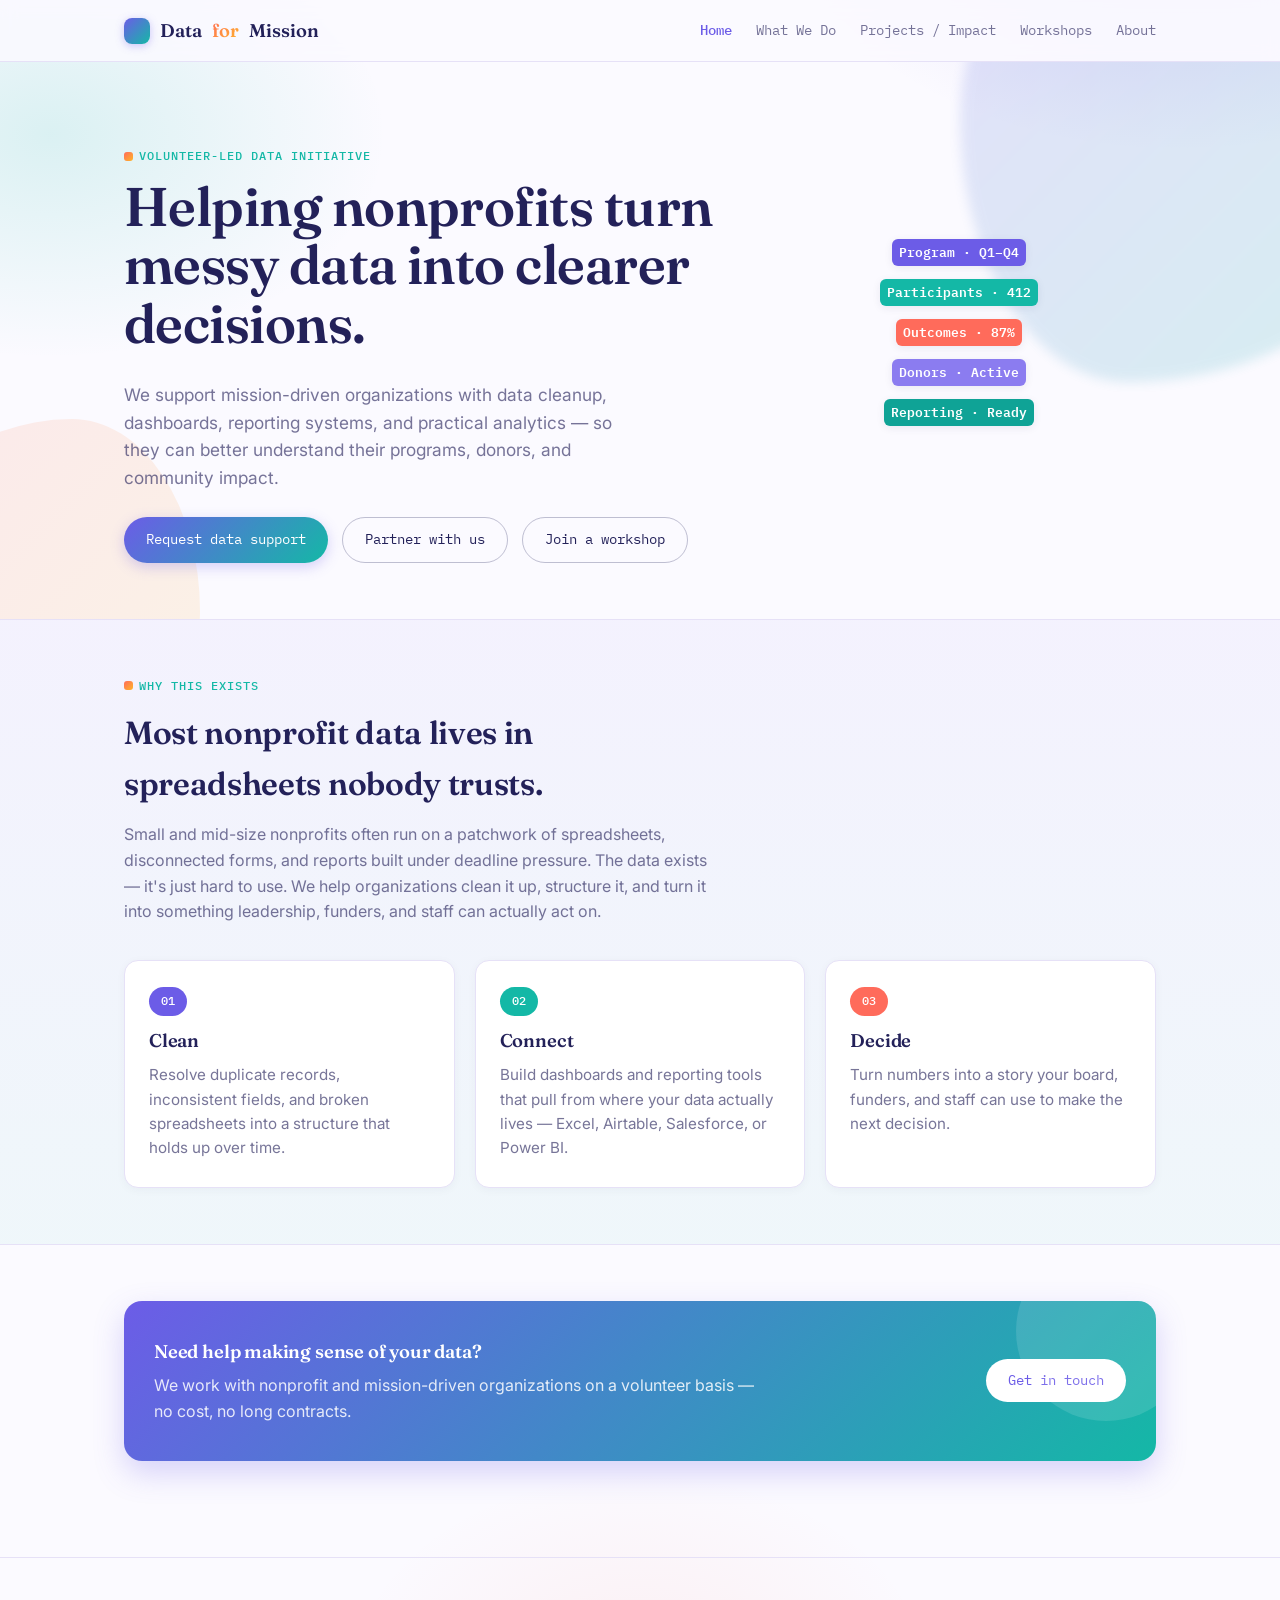
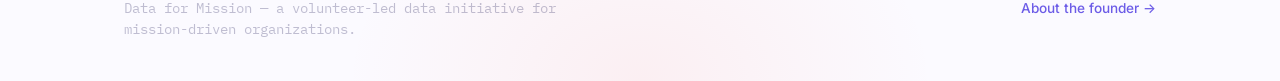
<file: index.html>
<!doctype html>
<html lang="en">
<head>
<meta charset="UTF-8">
<meta name="viewport" content="width=device-width, initial-scale=1">
<title>Data for Mission — Helping nonprofits turn messy data into clearer decisions</title>
<link rel="stylesheet" href="style.css">
</head>
<body>

<header class="site">
  <nav class="nav">
    <div class="brand">Data <span>for</span> Mission</div>
    <button class="navtoggle" aria-label="Toggle menu" onclick="document.querySelector('.navlinks').classList.toggle('open')">menu</button>
    <div class="navlinks">
      <a href="index.html" class="active">Home</a>
      <a href="what-we-do.html">What We Do</a>
      <a href="projects.html">Projects / Impact</a>
      <a href="workshops.html">Workshops</a>
      <a href="about.html">About</a>
    </div>
  </nav>
</header>

<section class="hero">
  <div class="wrap">
    <div>
      <div class="eyebrow">Volunteer-led data initiative</div>
      <h1>Helping nonprofits turn messy data into clearer decisions.</h1>
      <p class="sub">We support mission-driven organizations with data cleanup, dashboards, reporting systems, and practical analytics — so they can better understand their programs, donors, and community impact.</p>
      <div class="btnrow">
        <a class="btn" href="about.html#contact">Request data support</a>
        <a class="btn outline" href="about.html#contact">Partner with us</a>
        <a class="btn outline" href="workshops.html">Join a workshop</a>
      </div>
    </div>
    <div class="resolve" aria-hidden="true">
      <div class="messy">
        <span style="top:4px; left:6%; animation-delay:.1s;">"43"</span>
        <span style="top:38px; left:48%; animation-delay:.25s;">dup_2</span>
        <span style="top:70px; left:14%; animation-delay:.4s;">N/A</span>
        <span style="top:100px; left:62%; animation-delay:.55s;">"$1,2—"</span>
        <span style="top:132px; left:30%; animation-delay:.7s;">??</span>
        <span style="top:160px; left:5%; animation-delay:.85s;">2021/22</span>
        <span style="top:190px; left:55%; animation-delay:1s;">x_x</span>
      </div>
      <div class="clean">
        <span style="top:24px;">Program · Q1–Q4</span>
        <span style="top:64px;">Participants · 412</span>
        <span style="top:104px;">Outcomes · 87%</span>
        <span style="top:144px;">Donors · Active</span>
        <span style="top:184px;">Reporting · Ready</span>
      </div>
    </div>
  </div>
</section>

<section class="alt">
  <div class="wrap">
    <div class="section-head">
      <div class="eyebrow">Why this exists</div>
      <h2>Most nonprofit data lives in spreadsheets nobody trusts.</h2>
      <p>Small and mid-size nonprofits often run on a patchwork of spreadsheets, disconnected forms, and reports built under deadline pressure. The data exists — it's just hard to use. We help organizations clean it up, structure it, and turn it into something leadership, funders, and staff can actually act on.</p>
    </div>
    <div class="grid cols-3">
      <div class="card">
        <span class="num">01</span>
        <h3>Clean</h3>
        <p>Resolve duplicate records, inconsistent fields, and broken spreadsheets into a structure that holds up over time.</p>
      </div>
      <div class="card">
        <span class="num">02</span>
        <h3>Connect</h3>
        <p>Build dashboards and reporting tools that pull from where your data actually lives — Excel, Airtable, Salesforce, or Power BI.</p>
      </div>
      <div class="card">
        <span class="num">03</span>
        <h3>Decide</h3>
        <p>Turn numbers into a story your board, funders, and staff can use to make the next decision.</p>
      </div>
    </div>
  </div>
</section>

<section>
  <div class="wrap">
    <div class="callout">
      <div style="flex:1; min-width:240px;">
        <h3>Need help making sense of your data?</h3>
        <p>We work with nonprofit and mission-driven organizations on a volunteer basis — no cost, no long contracts.</p>
      </div>
      <a class="btn" href="about.html#contact">Get in touch</a>
    </div>
  </div>
</section>

<footer class="site">
  <div class="wrap">
    <p>Data for Mission — a volunteer-led data initiative for mission-driven organizations.</p>
    <a href="about.html#founder">About the founder →</a>
  </div>
</footer>

</body>
</html>
</file>
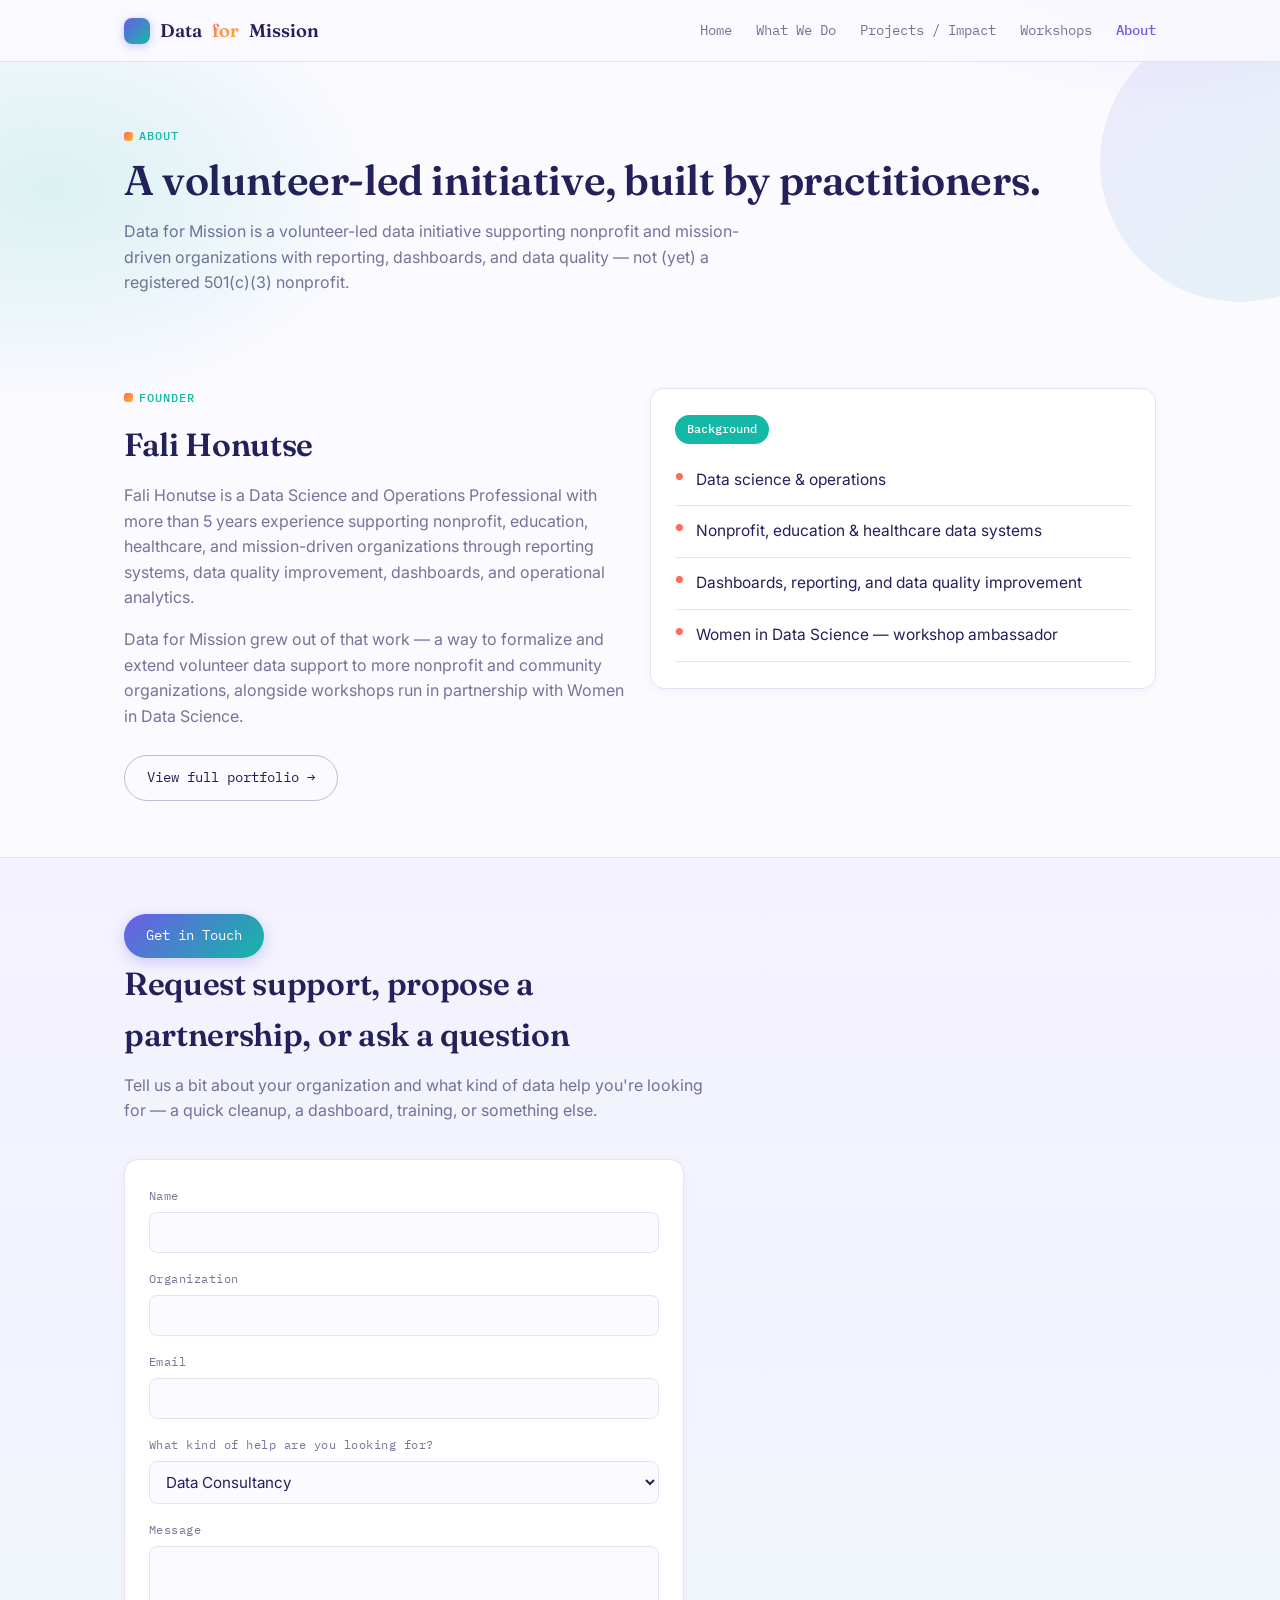
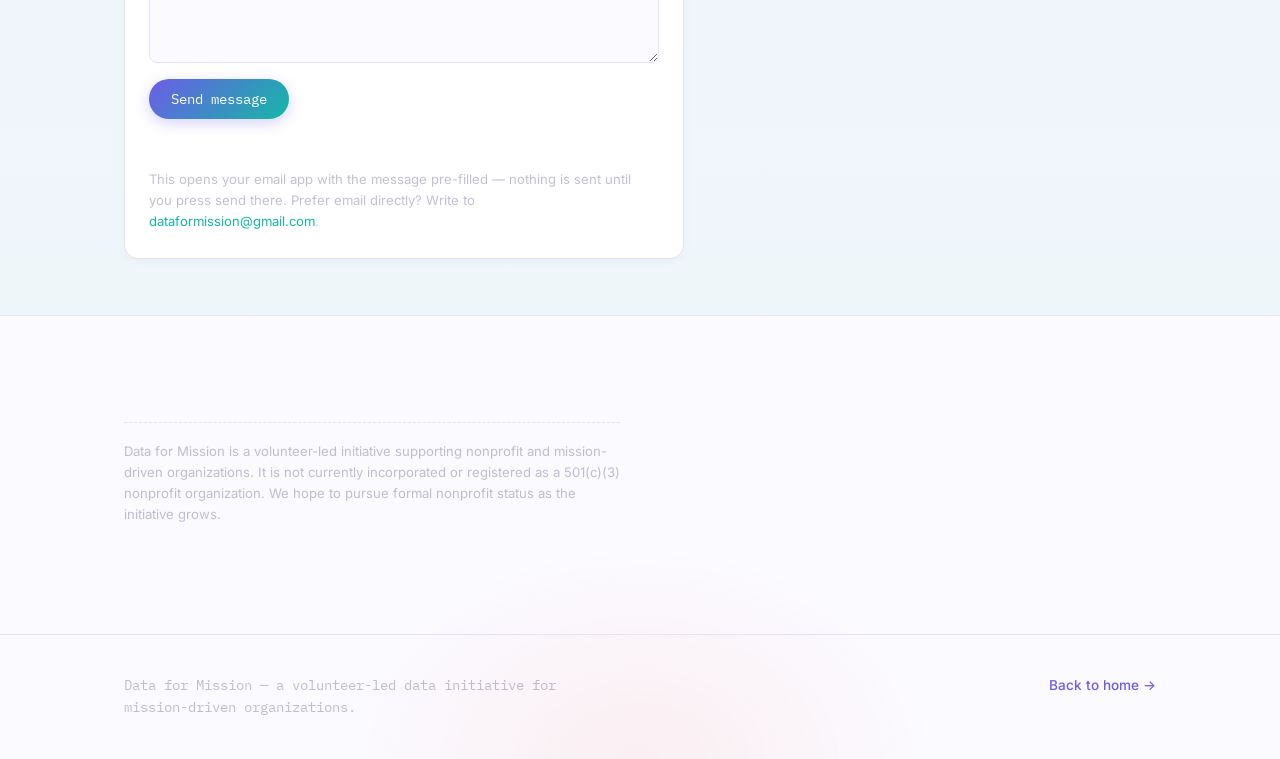
<file: about.html>
<!doctype html>
<html lang="en">
<head>
<meta charset="UTF-8">
<meta name="viewport" content="width=device-width, initial-scale=1">
<title>About — Data for Mission</title>
<link rel="stylesheet" href="style.css">
</head>
<body>

<header class="site">
  <nav class="nav">
    <div class="brand">Data <span>for</span> Mission</div>
    <button class="navtoggle" aria-label="Toggle menu" onclick="document.querySelector('.navlinks').classList.toggle('open')">menu</button>
    <div class="navlinks">
      <a href="index.html">Home</a>
      <a href="what-we-do.html">What We Do</a>
      <a href="projects.html">Projects / Impact</a>
      <a href="workshops.html">Workshops</a>
      <a href="about.html" class="active">About</a>
    </div>
  </nav>
</header>

<section class="pagehead">
  <div class="wrap">
    <div class="eyebrow">About</div>
    <h1>A volunteer-led initiative, built by practitioners.</h1>
    <p class="sub">Data for Mission is a volunteer-led data initiative supporting nonprofit and mission-driven organizations with reporting, dashboards, and data quality — not (yet) a registered 501(c)(3) nonprofit.</p>
  </div>
</section>

<section id="founder">
  <div class="wrap">
    <div class="grid cols-2" style="align-items:start;">
      <div>
        <div class="eyebrow">Founder</div>
        <h2>Fali Honutse</h2>
        <p>Fali Honutse is a Data Science and Operations Professional with more than 5 years experience supporting nonprofit, education, healthcare, and mission-driven organizations through reporting systems, data quality improvement, dashboards, and operational analytics.</p>
        <p>Data for Mission grew out of that work — a way to formalize and extend volunteer data support to more nonprofit and community organizations, alongside workshops run in partnership with Women in Data Science.</p>
        <div class="btnrow">
          <a class="btn outline" href="https://falidill-portfoliowebsite.vercel.app/" target="_blank" rel="noopener">View full portfolio →</a>
        </div>
      </div>
      <div class="card">
        <span class="num">Background</span>
        <ul class="checklist">
          <li>Data science &amp; operations</li>
          <li>Nonprofit, education &amp; healthcare data systems</li>
          <li>Dashboards, reporting, and data quality improvement</li>
          <li>Women in Data Science — workshop ambassador</li>
        </ul>
      </div>
    </div>
  </div>
</section>

  
<section class="alt" id="contact">
  <div class="wrap">
    <div class="section-head">
      <a class="btn" href="mailto:dataformission@gmail.com">Get in Touch</a>
      <h2>Request support, propose a partnership, or ask a question</h2>
      <p>Tell us a bit about your organization and what kind of data help you're looking for — a quick cleanup, a dashboard, training, or something else.</p>
    </div>

    
    <form class="card contact-form" style="max-width:560px;" id="contactForm">
      <div class="field">
        <label for="cf-name">Name</label>
        <input type="text" id="cf-name" name="name" required autocomplete="name">
      </div>
      <div class="field">
        <label for="cf-org">Organization</label>
        <input type="text" id="cf-org" name="org" autocomplete="organization">
      </div>
      <div class="field">
        <label for="cf-email">Email</label>
        <input type="email" id="cf-email" name="email" required autocomplete="email">
      </div>
      <div class="field">
        <label for="cf-type">What kind of help are you looking for?</label>
        <select id="cf-type" name="type">
          <option>Data Consultancy</option>
          <option>Dashboard development</option>
          <option>Donor Reporting cleanup</option>
          <option>Program outcome tracking</option>
          <option>Workshop request</option>
          <option>Partnership </option>
        </select>
      </div>
      <div class="field">
        <label for="cf-message">Message</label>
        <textarea id="cf-message" name="message" rows="5" required></textarea>
      </div>
      <button type="submit" class="btn">Send message</button>
      <p id="cf-status" class="cf-status" role="status"></p>
      <p style="margin-bottom:0; font-size:.82rem; color:var(--ink-30);">This opens your email app with the message pre-filled — nothing is sent until you press send there. Prefer email directly? Write to <a href="mailto:dataformission@gmail.com">dataformission@gmail.com</a>.</p>
    </form>
  </div>
</section>

<section>
  <div class="wrap">
    <p class="disclaimer">Data for Mission is a volunteer-led initiative supporting nonprofit and mission-driven organizations. It is not currently incorporated or registered as a 501(c)(3) nonprofit organization. We hope to pursue formal nonprofit status as the initiative grows.</p>
  </div>
</section>

<footer class="site">
  <div class="wrap">
    <p>Data for Mission — a volunteer-led data initiative for mission-driven organizations.</p>
    <a href="index.html">Back to home →</a>
  </div>
</footer>

<script>
  document.getElementById('contactForm').addEventListener('submit', function(e){
    e.preventDefault();
    var name = document.getElementById('cf-name').value.trim();
    var org = document.getElementById('cf-org').value.trim();
    var email = document.getElementById('cf-email').value.trim();
    var type = document.getElementById('cf-type').value;
    var message = document.getElementById('cf-message').value.trim();

    var to = 'dataformission@gmail.com';
    var subject = 'Data for Mission inquiry: ' + type;
    var bodyLines = [
      'Name: ' + name,
      'Organization: ' + (org || '—'),
      'Email: ' + email,
      'Type of help: ' + type,
      '',
      'Message:',
      message
    ];
    var body = bodyLines.join('\n');

    var mailto = 'mailto:' + encodeURIComponent(to)
      + '?subject=' + encodeURIComponent(subject)
      + '&body=' + encodeURIComponent(body);

    window.location.href = mailto;

    var status = document.getElementById('cf-status');
    status.textContent = 'Opening your email app with this message pre-filled…';
  });
</script>
</body>
</html>
</file>
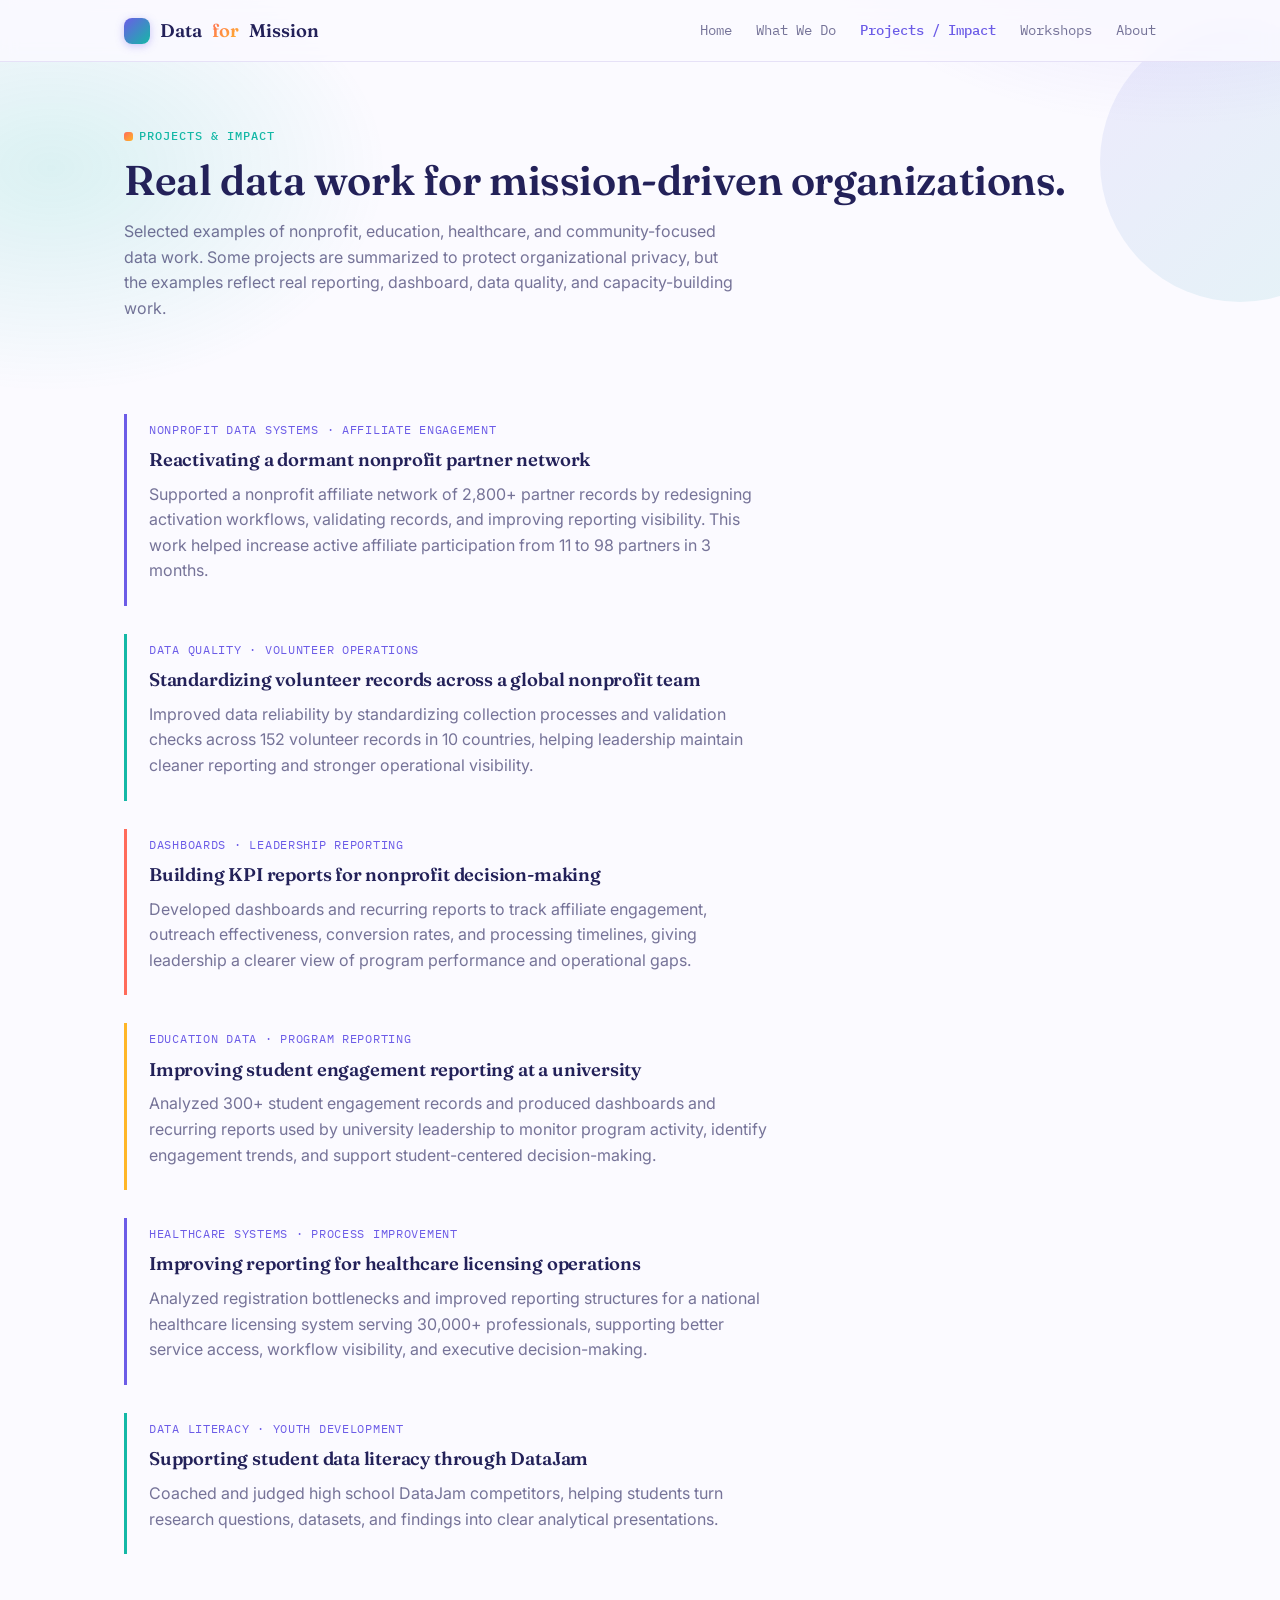
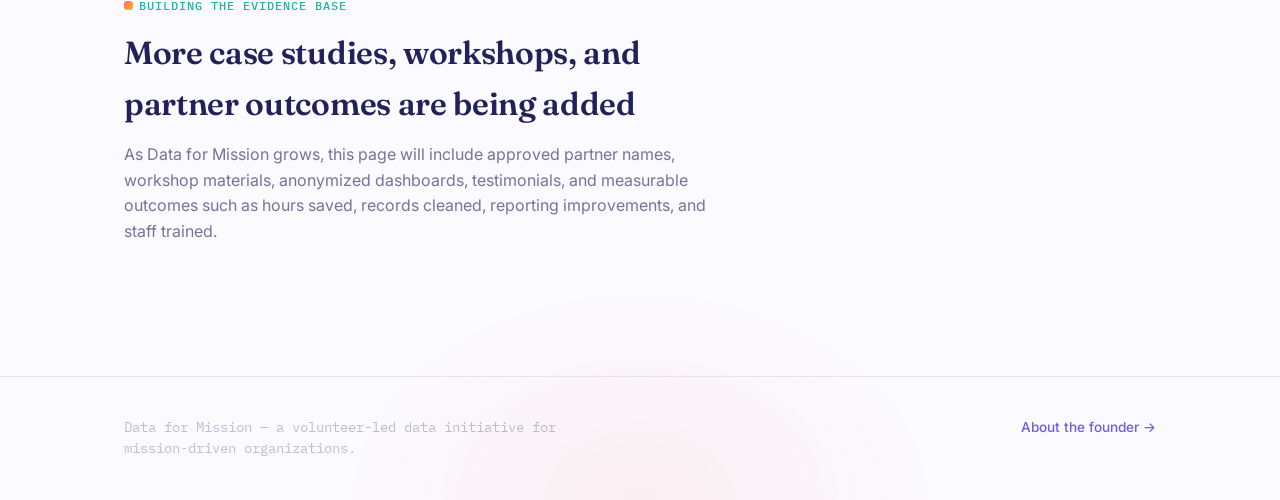
<file: projects.html>
<!doctype html>
<html lang="en">
<head>
<meta charset="UTF-8">
<meta name="viewport" content="width=device-width, initial-scale=1">
<title>Projects &amp; Impact — Data for Mission</title>
<link rel="stylesheet" href="style.css">
</head>
<body>

<header class="site">
  <nav class="nav">
    <div class="brand">Data <span>for</span> Mission</div>
    <button class="navtoggle" aria-label="Toggle menu" onclick="document.querySelector('.navlinks').classList.toggle('open')">menu</button>
    <div class="navlinks">
      <a href="index.html">Home</a>
      <a href="what-we-do.html">What We Do</a>
      <a href="projects.html" class="active">Projects / Impact</a>
      <a href="workshops.html">Workshops</a>
      <a href="about.html">About</a>
    </div>
  </nav>
</header>

<section class="pagehead">
  <div class="wrap">
    <div class="eyebrow">Projects &amp; impact</div>
    <h1>Real data work for mission-driven organizations.</h1>
    <p class="sub">Selected examples of nonprofit, education, healthcare, and community-focused data work. Some projects are summarized to protect organizational privacy, but the examples reflect real reporting, dashboard, data quality, and capacity-building work.</p>
  </div>
</section>

<section>
  <div class="wrap">

    <div class="case">
      <span class="tag">Nonprofit data systems · Affiliate engagement</span>
      <h3>Reactivating a dormant nonprofit partner network</h3>
      <p>Supported a nonprofit affiliate network of 2,800+ partner records by redesigning activation workflows, validating records, and improving reporting visibility. This work helped increase active affiliate participation from 11 to 98 partners in 3 months.</p>
    </div>

    <div class="case">
      <span class="tag">Data quality · Volunteer operations</span>
      <h3>Standardizing volunteer records across a global nonprofit team</h3>
      <p>Improved data reliability by standardizing collection processes and validation checks across 152 volunteer records in 10 countries, helping leadership maintain cleaner reporting and stronger operational visibility.</p>
    </div>

    <div class="case">
      <span class="tag">Dashboards · Leadership reporting</span>
      <h3>Building KPI reports for nonprofit decision-making</h3>
      <p>Developed dashboards and recurring reports to track affiliate engagement, outreach effectiveness, conversion rates, and processing timelines, giving leadership a clearer view of program performance and operational gaps.</p>
    </div>

    <div class="case">
      <span class="tag">Education data · Program reporting</span>
      <h3>Improving student engagement reporting at a university</h3>
      <p>Analyzed 300+ student engagement records and produced dashboards and recurring reports used by university leadership to monitor program activity, identify engagement trends, and support student-centered decision-making.</p>
    </div>

    <div class="case">
      <span class="tag">Healthcare systems · Process improvement</span>
      <h3>Improving reporting for healthcare licensing operations</h3>
      <p>Analyzed registration bottlenecks and improved reporting structures for a national healthcare licensing system serving 30,000+ professionals, supporting better service access, workflow visibility, and executive decision-making.</p>
    </div>

    <div class="case">
      <span class="tag">Data literacy · Youth development</span>
      <h3>Supporting student data literacy through DataJam</h3>
      <p>Coached and judged high school DataJam competitors, helping students turn research questions, datasets, and findings into clear analytical presentations.</p>
    </div>

    <div class="section-head" style="margin-top:2.6em;">
      <div class="eyebrow">Building the evidence base</div>
      <h2>More case studies, workshops, and partner outcomes are being added</h2>
      <p>As Data for Mission grows, this page will include approved partner names, workshop materials, anonymized dashboards, testimonials, and measurable outcomes such as hours saved, records cleaned, reporting improvements, and staff trained.</p>
    </div>

  </div>
</section>

<footer class="site">
  <div class="wrap">
    <p>Data for Mission — a volunteer-led data initiative for mission-driven organizations.</p>
    <a href="about.html#founder">About the founder →</a>
  </div>
</footer>

</body>
</html>
</file>
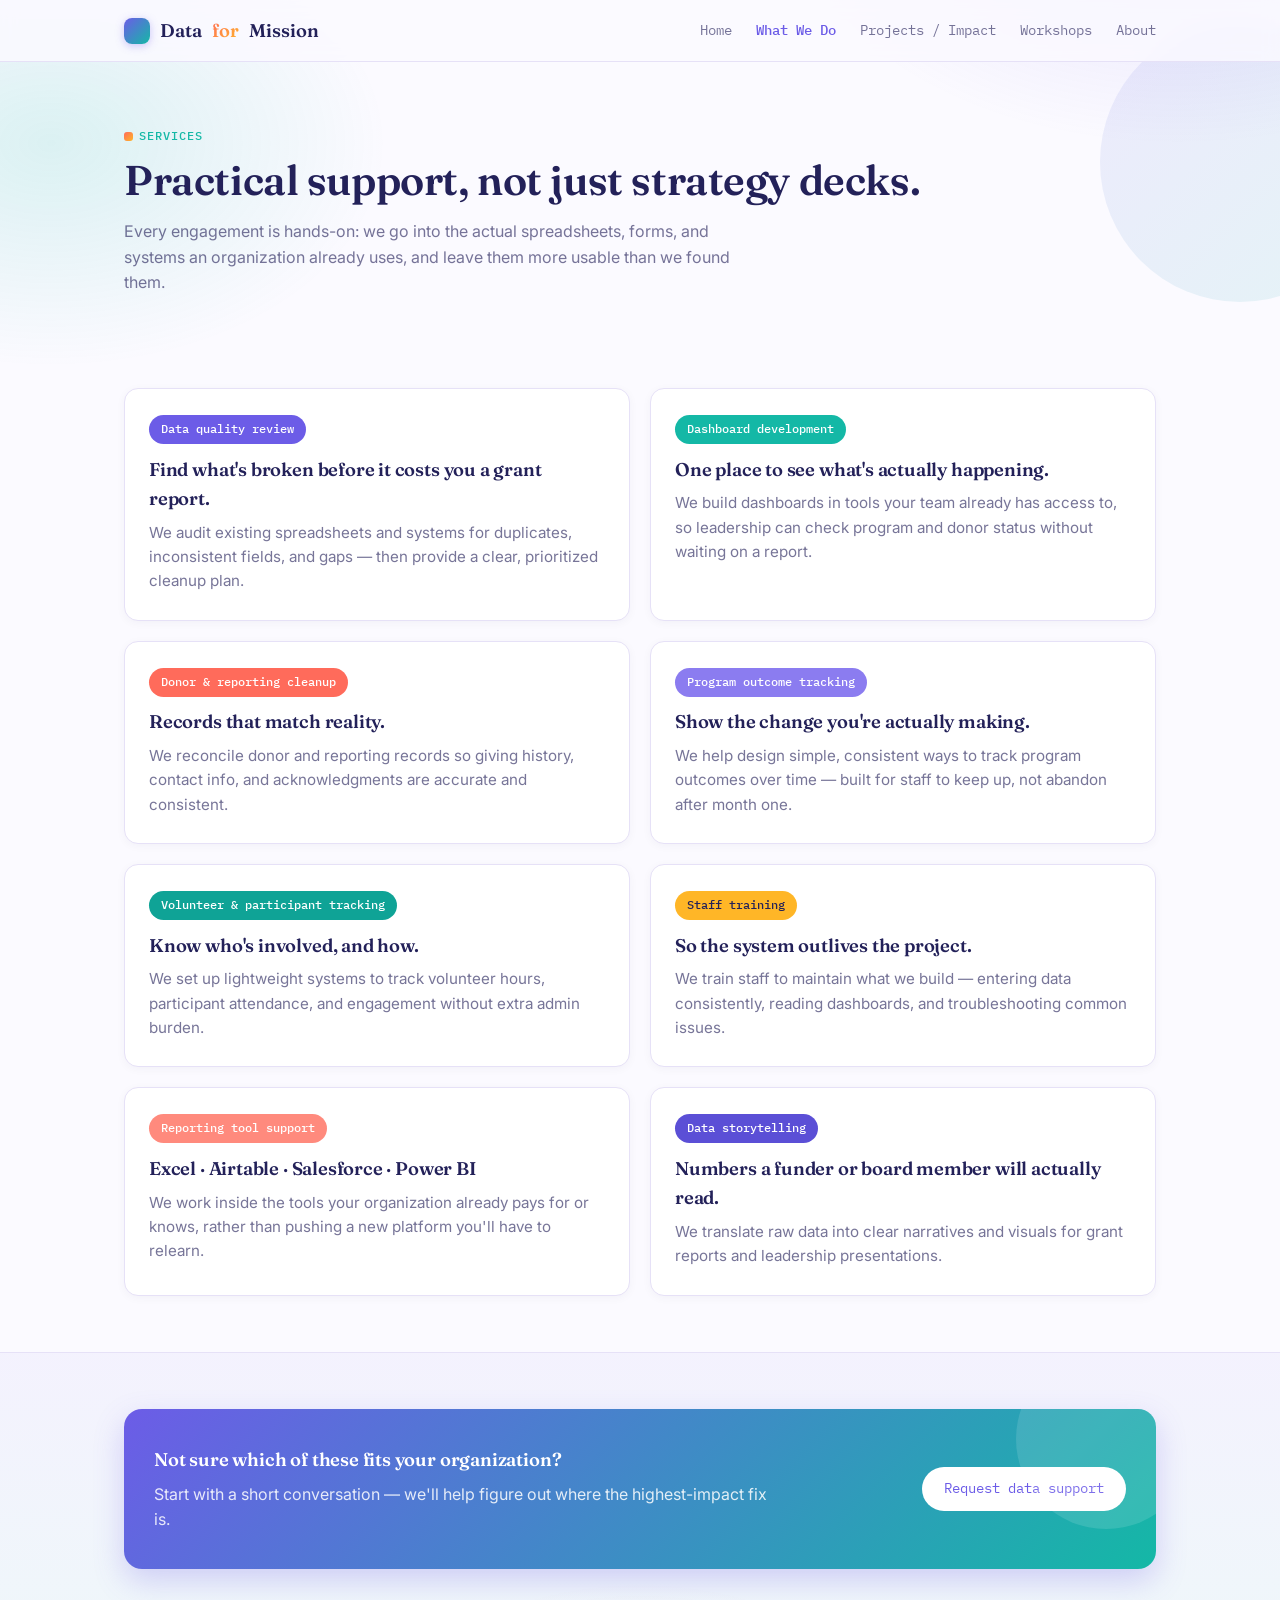
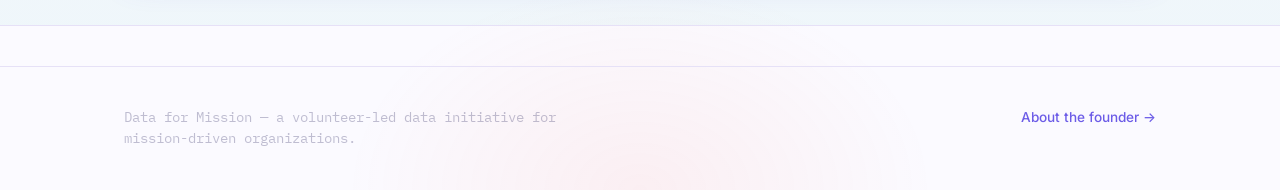
<file: what-we-do.html>
<!doctype html>
<html lang="en">
<head>
<meta charset="UTF-8">
<meta name="viewport" content="width=device-width, initial-scale=1">
<title>What We Do — Data for Mission</title>
<link rel="stylesheet" href="style.css">
</head>
<body>

<header class="site">
  <nav class="nav">
    <div class="brand">Data <span>for</span> Mission</div>
    <button class="navtoggle" aria-label="Toggle menu" onclick="document.querySelector('.navlinks').classList.toggle('open')">menu</button>
    <div class="navlinks">
      <a href="index.html">Home</a>
      <a href="what-we-do.html" class="active">What We Do</a>
      <a href="projects.html">Projects / Impact</a>
      <a href="workshops.html">Workshops</a>
      <a href="about.html">About</a>
    </div>
  </nav>
</header>

<section class="pagehead">
  <div class="wrap">
    <div class="eyebrow">Services</div>
    <h1>Practical support, not just strategy decks.</h1>
    <p class="sub">Every engagement is hands-on: we go into the actual spreadsheets, forms, and systems an organization already uses, and leave them more usable than we found them.</p>
  </div>
</section>

<section>
  <div class="wrap">
    <div class="grid cols-2">
      <div class="card">
        <span class="num">Data quality review</span>
        <h3>Find what's broken before it costs you a grant report.</h3>
        <p>We audit existing spreadsheets and systems for duplicates, inconsistent fields, and gaps — then provide a clear, prioritized cleanup plan.</p>
      </div>
      <div class="card">
        <span class="num">Dashboard development</span>
        <h3>One place to see what's actually happening.</h3>
        <p>We build dashboards in tools your team already has access to, so leadership can check program and donor status without waiting on a report.</p>
      </div>
      <div class="card">
        <span class="num">Donor &amp; reporting cleanup</span>
        <h3>Records that match reality.</h3>
        <p>We reconcile donor and reporting records so giving history, contact info, and acknowledgments are accurate and consistent.</p>
      </div>
      <div class="card">
        <span class="num">Program outcome tracking</span>
        <h3>Show the change you're actually making.</h3>
        <p>We help design simple, consistent ways to track program outcomes over time — built for staff to keep up, not abandon after month one.</p>
      </div>
      <div class="card">
        <span class="num">Volunteer &amp; participant tracking</span>
        <h3>Know who's involved, and how.</h3>
        <p>We set up lightweight systems to track volunteer hours, participant attendance, and engagement without extra admin burden.</p>
      </div>
      <div class="card">
        <span class="num">Staff training</span>
        <h3>So the system outlives the project.</h3>
        <p>We train staff to maintain what we build — entering data consistently, reading dashboards, and troubleshooting common issues.</p>
      </div>
      <div class="card">
        <span class="num">Reporting tool support</span>
        <h3>Excel · Airtable · Salesforce · Power BI</h3>
        <p>We work inside the tools your organization already pays for or knows, rather than pushing a new platform you'll have to relearn.</p>
      </div>
      <div class="card">
        <span class="num">Data storytelling</span>
        <h3>Numbers a funder or board member will actually read.</h3>
        <p>We translate raw data into clear narratives and visuals for grant reports and leadership presentations.</p>
      </div>
    </div>
  </div>
</section>

<section class="alt">
  <div class="wrap">
    <div class="callout">
      <div style="flex:1; min-width:240px;">
        <h3>Not sure which of these fits your organization?</h3>
        <p>Start with a short conversation — we'll help figure out where the highest-impact fix is.</p>
      </div>
      <a class="btn" href="about.html#contact">Request data support</a>
    </div>
  </div>
</section>

<footer class="site">
  <div class="wrap">
    <p>Data for Mission — a volunteer-led data initiative for mission-driven organizations.</p>
    <a href="about.html#founder">About the founder →</a>
  </div>
</footer>

</body>
</html>
</file>
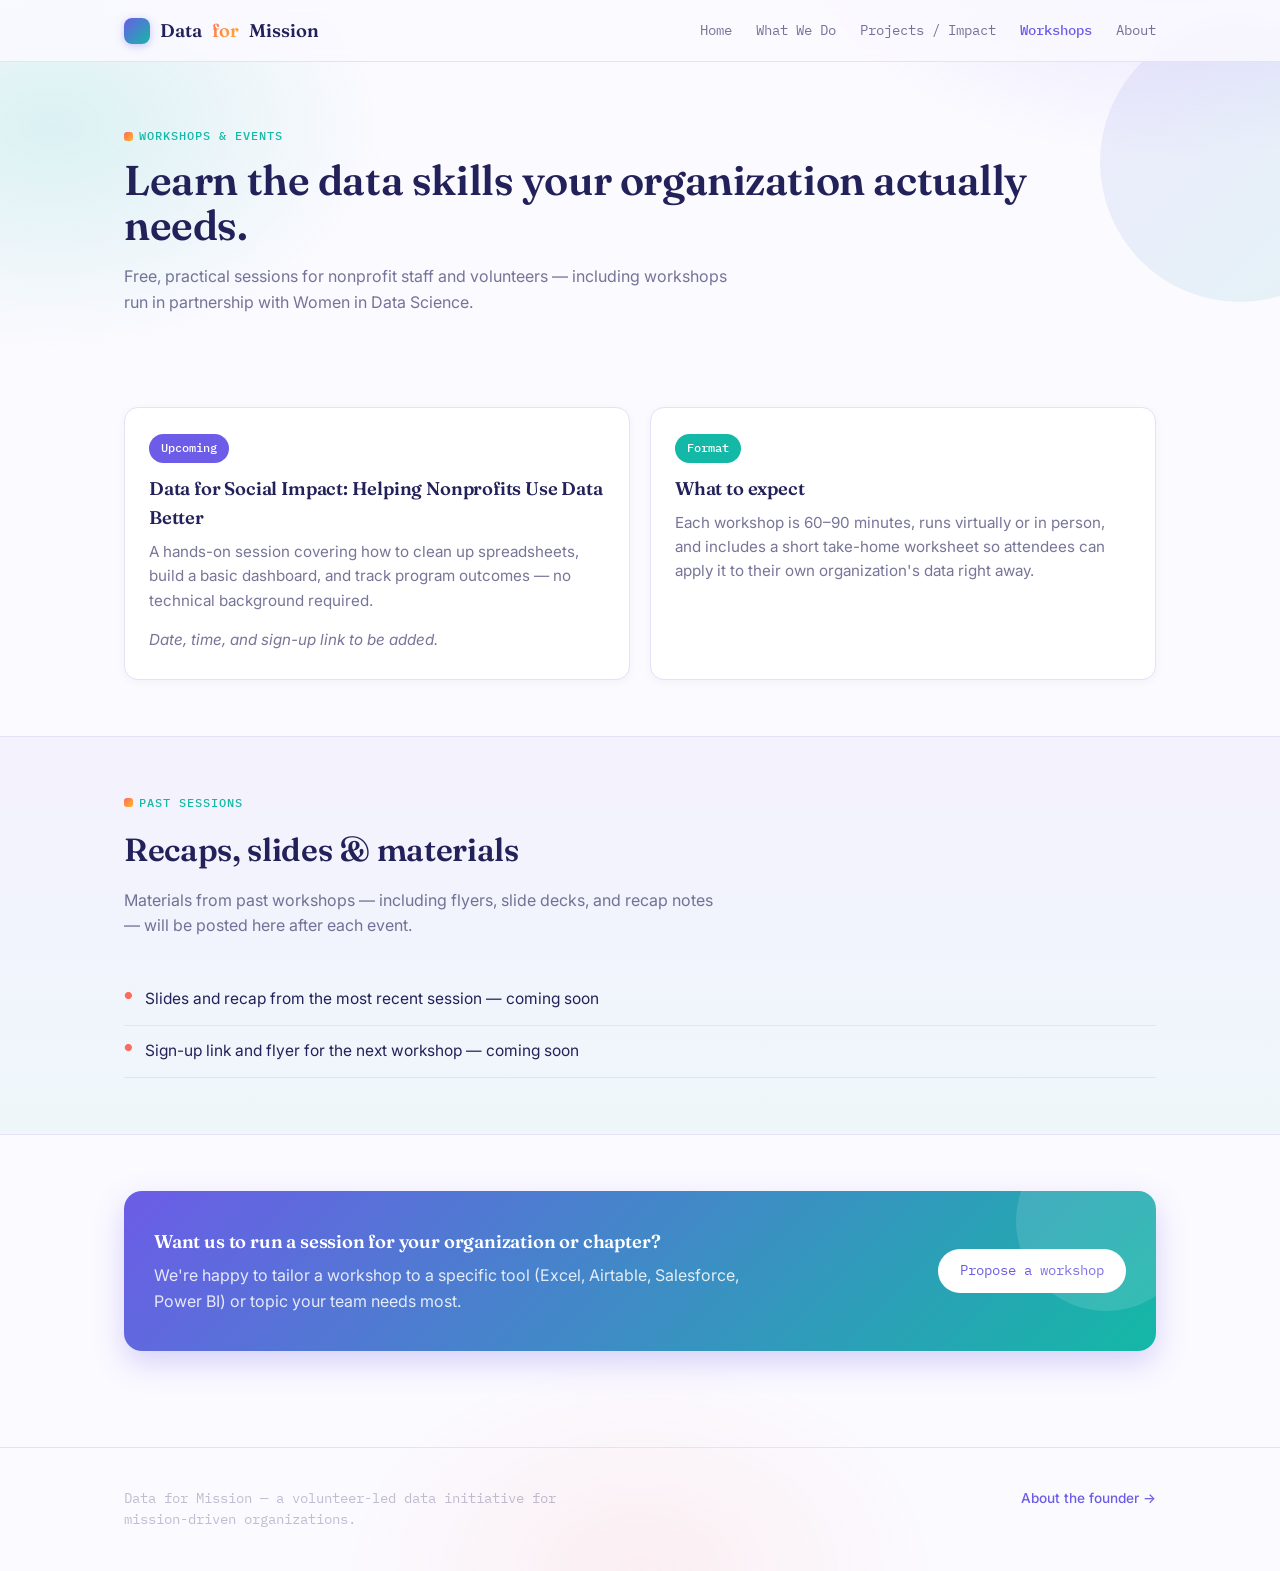
<file: workshops.html>
<!doctype html>
<html lang="en">
<head>
<meta charset="UTF-8">
<meta name="viewport" content="width=device-width, initial-scale=1">
<title>Workshops &amp; Events — Data for Mission</title>
<link rel="stylesheet" href="style.css">
</head>
<body>

<header class="site">
  <nav class="nav">
    <div class="brand">Data <span>for</span> Mission</div>
    <button class="navtoggle" aria-label="Toggle menu" onclick="document.querySelector('.navlinks').classList.toggle('open')">menu</button>
    <div class="navlinks">
      <a href="index.html">Home</a>
      <a href="what-we-do.html">What We Do</a>
      <a href="projects.html">Projects / Impact</a>
      <a href="workshops.html" class="active">Workshops</a>
      <a href="about.html">About</a>
    </div>
  </nav>
</header>

<section class="pagehead">
  <div class="wrap">
    <div class="eyebrow">Workshops &amp; events</div>
    <h1>Learn the data skills your organization actually needs.</h1>
    <p class="sub">Free, practical sessions for nonprofit staff and volunteers — including workshops run in partnership with Women in Data Science.</p>
  </div>
</section>

<section>
  <div class="wrap">
    <div class="grid cols-2">
      <div class="card">
        <span class="num">Upcoming</span>
        <h3>Data for Social Impact: Helping Nonprofits Use Data Better</h3>
        <p>A hands-on session covering how to clean up spreadsheets, build a basic dashboard, and track program outcomes — no technical background required.</p>
        <p style="margin-top:1em;"><em>Date, time, and sign-up link to be added.</em></p>
      </div>
      <div class="card">
        <span class="num">Format</span>
        <h3>What to expect</h3>
        <p>Each workshop is 60–90 minutes, runs virtually or in person, and includes a short take-home worksheet so attendees can apply it to their own organization's data right away.</p>
      </div>
    </div>
  </div>
</section>

<section class="alt">
  <div class="wrap">
    <div class="section-head">
      <div class="eyebrow">Past sessions</div>
      <h2>Recaps, slides &amp; materials</h2>
      <p>Materials from past workshops — including flyers, slide decks, and recap notes — will be posted here after each event.</p>
    </div>
    <ul class="checklist">
      <li>Slides and recap from the most recent session — coming soon</li>
      <li>Sign-up link and flyer for the next workshop — coming soon</li>
    </ul>
  </div>
</section>

<section>
  <div class="wrap">
    <div class="callout">
      <div style="flex:1; min-width:240px;">
        <h3>Want us to run a session for your organization or chapter?</h3>
        <p>We're happy to tailor a workshop to a specific tool (Excel, Airtable, Salesforce, Power BI) or topic your team needs most.</p>
      </div>
      <a class="btn" href="about.html#contact">Propose a workshop</a>
    </div>
  </div>
</section>

<footer class="site">
  <div class="wrap">
    <p>Data for Mission — a volunteer-led data initiative for mission-driven organizations.</p>
    <a href="about.html#founder">About the founder →</a>
  </div>
</footer>

</body>
</html>
</file>
<file: style.css>
/* ===== Data for Mission — design tokens =====
   Color
   --ink     #16213A  deep navy, primary text & headlines
   --paper   #F6F7F2  soft graph-paper white, page background
   --grid    #D9DED6  muted sage grid line
   --teal    #2E7D6B  deep teal-green, primary accent (clarity/growth)
   --amber   #E8A23A  warm amber, highlight/marker accent
   --ink-60  rgba(22,33,58,.6)  secondary text
   --ink-30  rgba(22,33,58,.3)  faint text / rules

   Type
   display: 'Fraunces' — characterful serif, used for headlines only
   body:    'Inter' — body copy
   mono:    'IBM Plex Mono' — eyebrows, labels, numerals, nav
*/

/* ===== Data for Mission — design tokens (v2, colorful) =====
   Color
   --ink     #232159  deep indigo, primary text & headlines
   --paper   #FBFAFF  soft lavender-white, page background
   --grid    #E6E1F7  faint violet grid line
   --violet  #6C5CE7  primary brand accent (gradient anchor 1)
   --teal    #14B8A6  secondary accent (gradient anchor 2 / links)
   --coral   #FF6B5B  warm highlight accent
   --amber   #FFB627  sunny highlight accent
   --ink-60  rgba(35,33,89,.62)  secondary text
   --ink-30  rgba(35,33,89,.28)  faint text / rules

   Type
   display: 'Fraunces' — characterful serif, used for headlines only
   body:    'Inter' — body copy
   mono:    'IBM Plex Mono' — eyebrows, labels, numerals, nav
*/

@import url('https://fonts.googleapis.com/css2?family=Fraunces:opsz,wght@9..144,400;9..144,500;9..144,600;9..144,700&family=Inter:wght@400;500;600;700&family=IBM+Plex+Mono:wght@400;500&display=swap');

:root{
  --ink:#232159;
  --paper:#FBFAFF;
  --grid:#E6E1F7;
  --violet:#6C5CE7;
  --teal:#14B8A6;
  --coral:#FF6B5B;
  --amber:#FFB627;
  --ink-60: rgba(35,33,89,.62);
  --ink-30: rgba(35,33,89,.28);
  --maxw: 1080px;
  --grad: linear-gradient(135deg, var(--violet), var(--teal));
  --grad-warm: linear-gradient(135deg, var(--coral), var(--amber));
}

*{box-sizing:border-box;}
html{scroll-behavior:smooth;}
body{
  margin:0;
  background:
    radial-gradient(560px 360px at 92% -6%, rgba(108,92,231,.16), transparent 70%),
    radial-gradient(480px 320px at 4% 8%, rgba(20,184,166,.14), transparent 70%),
    radial-gradient(420px 300px at 50% 100%, rgba(255,107,91,.08), transparent 70%),
    var(--paper);
  color:var(--ink);
  font-family:'Inter', sans-serif;
  font-size:16px;
  line-height:1.6;
  overflow-x:hidden;
}
@media (prefers-reduced-motion: reduce){
  *{animation:none !important; transition:none !important;}
}

a{color:var(--teal); text-decoration:none;}
a:hover{text-decoration:underline;}
a:focus-visible, button:focus-visible{outline:2px solid var(--teal); outline-offset:3px;}

h1,h2,h3{
  font-family:'Fraunces', serif;
  color:var(--ink);
  margin:0 0 .4em;
  letter-spacing:-0.01em;
}
h1{font-size:clamp(2.1rem, 4.5vw, 3.4rem); font-weight:600; line-height:1.08;}
h2{font-size:clamp(1.5rem, 3vw, 2rem); font-weight:600;}
h3{font-size:1.15rem; font-weight:600;}

p{margin:0 0 1em; color:var(--ink-60); max-width:62ch;}

.eyebrow{
  font-family:'IBM Plex Mono', monospace;
  font-size:.78rem;
  letter-spacing:.08em;
  text-transform:uppercase;
  color:var(--teal);
  display:flex;
  align-items:center;
  gap:.5em;
  margin-bottom:.9em;
  font-weight:500;
}
.eyebrow::before{
  content:"";
  width:9px; height:9px;
  background:var(--grad-warm);
  display:inline-block;
  border-radius:3px;
}

.wrap{max-width:var(--maxw); margin:0 auto; padding:0 24px;}

/* ---- nav ---- */
header.site{
  position:sticky; top:0; z-index:50;
  background:rgba(251,250,255,.85);
  backdrop-filter: blur(8px);
  border-bottom:1px solid var(--grid);
}
.nav{
  max-width:var(--maxw); margin:0 auto; padding:16px 24px;
  display:flex; align-items:center; justify-content:space-between;
}
.brand{
  font-family:'Fraunces', serif; font-weight:600; font-size:1.15rem; color:var(--ink);
  display:flex; align-items:center; gap:.55em;
}
.brand::before{
  content:"";
  width:26px; height:26px; border-radius:8px;
  background:var(--grad);
  display:inline-block;
  box-shadow:0 2px 8px rgba(108,92,231,.35);
}
.brand span{
  background:var(--grad-warm);
  -webkit-background-clip:text; background-clip:text; color:transparent;
}
.navlinks{display:flex; gap:24px; font-family:'IBM Plex Mono', monospace; font-size:.85rem;}
.navlinks a{color:var(--ink-60);}
.navlinks a.active{color:var(--violet); font-weight:500;}
.navlinks a:hover{color:var(--teal); text-decoration:none;}
.navtoggle{display:none;}

@media (max-width:720px){
  .navlinks{
    position:fixed; inset:60px 0 0 0; background:var(--paper);
    flex-direction:column; padding:28px 24px; gap:18px;
    transform:translateY(-110%); transition:transform .25s ease;
    border-top:1px solid var(--grid);
  }
  .navlinks.open{transform:translateY(0);}
  .navtoggle{
    display:inline-flex; background:none; border:1px solid var(--ink-30);
    border-radius:6px; padding:7px 10px; font-family:'IBM Plex Mono',monospace; cursor:pointer;
  }
}

/* ---- buttons ---- */
.btn{
  display:inline-flex; align-items:center; gap:.5em;
  font-family:'IBM Plex Mono', monospace; font-size:.85rem;
  padding:11px 22px; border-radius:24px;
  border:none;
  background:var(--grad); color:#fff;
  text-decoration:none; transition:transform .15s ease, box-shadow .15s ease;
  box-shadow:0 4px 14px rgba(108,92,231,.28);
}
.btn:hover{text-decoration:none; transform:translateY(-2px); box-shadow:0 8px 20px rgba(108,92,231,.38);}
.btn.outline{
  background:transparent; color:var(--ink);
  border:1.5px solid var(--ink-30); box-shadow:none;
}
.btn.outline:hover{border-color:var(--violet); color:var(--violet); background:rgba(108,92,231,.06); transform:translateY(-2px); box-shadow:none;}
.btnrow{display:flex; gap:14px; flex-wrap:wrap; margin-top:1.6em;}

/* ---- hero ---- */
.hero{padding:84px 0 56px; position:relative; overflow:hidden;}
.hero::before{
  content:"";
  position:absolute; top:-160px; right:-160px;
  width:480px; height:480px;
  background:var(--grad);
  opacity:.16;
  border-radius:42% 58% 65% 35% / 45% 45% 55% 55%;
  filter:blur(6px);
  z-index:0;
}
.hero::after{
  content:"";
  position:absolute; bottom:-120px; left:-120px;
  width:320px; height:320px;
  background:var(--grad-warm);
  opacity:.12;
  border-radius:60% 40% 35% 65% / 55% 60% 40% 45%;
  z-index:0;
}
.hero .wrap{display:grid; grid-template-columns:1.2fr .8fr; gap:48px; align-items:center; position:relative; z-index:1;}
@media (max-width:820px){.hero .wrap{grid-template-columns:1fr;}}
.hero h1{margin-bottom:.5em;}
.hero .sub{font-size:1.08rem; max-width:46ch;}

/* signature element: scattered numerals resolving into a clean column */
.resolve{
  position:relative; height:280px;
  font-family:'IBM Plex Mono', monospace; font-size:.82rem;
}
.resolve .messy span, .resolve .clean span{
  position:absolute; padding:3px 7px; background:#fff; border:1px solid var(--grid);
  color:var(--ink-60); border-radius:6px; box-shadow:0 2px 8px rgba(35,33,89,.08);
}
.resolve .messy span{animation:settle 1.4s ease forwards;}
.resolve .messy span:nth-child(odd){border-color:rgba(255,107,91,.4);}
.resolve .messy span:nth-child(even){border-color:rgba(255,182,39,.45);}
.resolve .clean span{
  left:50%; transform:translateX(-50%);
  color:var(--ink); font-weight:600;
  opacity:0; animation:appear .5s ease forwards;
  border:none; color:#fff;
}
.resolve .clean span:nth-child(5n+1){background:var(--violet);}
.resolve .clean span:nth-child(5n+2){background:var(--teal);}
.resolve .clean span:nth-child(5n+3){background:var(--coral);}
.resolve .clean span:nth-child(5n+4){background:#8B7CF0;}
.resolve .clean span:nth-child(5n+5){background:#0FA396;}
@keyframes settle{to{opacity:.0; visibility:hidden;}}
@keyframes appear{to{opacity:1;}}

/* ---- sections ---- */
section{padding:56px 0; position:relative;}
section.alt{
  background:linear-gradient(180deg, rgba(108,92,231,.05), rgba(20,184,166,.05));
  border-top:1px solid var(--grid); border-bottom:1px solid var(--grid);
}
.section-head{max-width:60ch; margin-bottom:2.2em;}

/* ---- grid cards ---- */
.grid{display:grid; gap:20px;}
.grid.cols-3{grid-template-columns:repeat(3,1fr);}
.grid.cols-2{grid-template-columns:repeat(2,1fr);}
@media (max-width:820px){.grid.cols-3, .grid.cols-2{grid-template-columns:1fr;}}

.card{
  background:#fff; border:1px solid var(--grid); border-radius:14px;
  padding:26px 24px; position:relative;
  box-shadow:0 2px 10px rgba(35,33,89,.04);
  transition:transform .18s ease, box-shadow .18s ease;
}
.card:hover{transform:translateY(-3px); box-shadow:0 10px 24px rgba(35,33,89,.1);}
.card .num{
  font-family:'IBM Plex Mono', monospace; font-size:.74rem; font-weight:500;
  color:#fff; display:inline-flex; align-items:center;
  margin-bottom:.9em; padding:5px 12px; border-radius:20px;
}
.grid .card:nth-child(8n+1) .num{background:var(--violet);}
.grid .card:nth-child(8n+2) .num{background:var(--teal);}
.grid .card:nth-child(8n+3) .num{background:var(--coral);}
.grid .card:nth-child(8n+4) .num{background:#8B7CF0;}
.grid .card:nth-child(8n+5) .num{background:#0FA396;}
.grid .card:nth-child(8n+6) .num{background:var(--amber); color:var(--ink);}
.grid .card:nth-child(8n+7) .num{background:#FF8A7D;}
.grid .card:nth-child(8n+0) .num{background:#5B4FD6;}
.card h3{margin-bottom:.4em;}
.card p{margin-bottom:0; font-size:.95rem;}

/* ---- case study ---- */
.case{
  border-left:3px solid var(--teal); padding:6px 0 6px 22px; margin-bottom:28px;
}
.case:nth-child(4n+1){border-left-color:var(--violet);}
.case:nth-child(4n+2){border-left-color:var(--teal);}
.case:nth-child(4n+3){border-left-color:var(--coral);}
.case:nth-child(4n+4){border-left-color:var(--amber);}
.case .tag{
  font-family:'IBM Plex Mono', monospace; font-size:.75rem; color:var(--violet);
  text-transform:uppercase; letter-spacing:.06em; margin-bottom:.5em; display:block;
}

/* ---- table-ish list ---- */
.checklist{list-style:none; margin:0; padding:0;}
.checklist li{
  display:flex; gap:12px; padding:13px 0; border-bottom:1px solid var(--grid);
  font-size:.97rem;
}
.checklist li::before{content:"●"; color:var(--coral); font-size:.6rem; line-height:1.8;}

/* ---- founder / about callout ---- */
.callout{
  background:var(--grad); color:#fff; border-radius:18px;
  padding:36px 30px; display:flex; gap:22px; align-items:center; flex-wrap:wrap;
  position:relative; overflow:hidden;
  box-shadow:0 12px 30px rgba(108,92,231,.25);
}
.callout::before{
  content:""; position:absolute; top:-60px; right:-40px;
  width:180px; height:180px; border-radius:50%;
  background:rgba(255,255,255,.12);
}
.callout h3{color:#fff;}
.callout p{color:rgba(255,255,255,.85); margin-bottom:0;}
.callout .btn{background:#fff; color:var(--violet); box-shadow:none;}
.callout .btn:hover{background:var(--ink); color:#fff;}

/* ---- footer ---- */
footer.site{border-top:1px solid var(--grid); padding:40px 0; margin-top:40px;}
footer.site .wrap{display:flex; justify-content:space-between; flex-wrap:wrap; gap:16px;}
footer.site p{font-size:.85rem; margin:0; font-family:'IBM Plex Mono', monospace; color:var(--ink-30);}
footer.site a{color:var(--violet); font-size:.85rem; font-weight:500;}

/* page header for non-home pages */
.pagehead{padding:64px 0 20px; position:relative;}
.pagehead::before{
  content:""; position:absolute; top:-40px; right:-100px;
  width:280px; height:280px; border-radius:50%;
  background:var(--grad); opacity:.1; z-index:0;
}
.pagehead h1{font-size:clamp(1.9rem, 4vw, 2.6rem);}
.pagehead .wrap{position:relative; z-index:1;}

.disclaimer{
  font-size:.82rem; color:var(--ink-30); border-top:1px dashed var(--grid);
  margin-top:50px; padding-top:18px;
}

/* ---- contact form ---- */
.contact-form{display:flex; flex-direction:column; gap:16px;}
.contact-form .field{display:flex; flex-direction:column; gap:6px;}
.contact-form label{
  font-family:'IBM Plex Mono', monospace; font-size:.78rem;
  letter-spacing:.04em; color:var(--ink-60);
}
.contact-form input,
.contact-form select,
.contact-form textarea{
  font-family:'Inter', sans-serif; font-size:.95rem; color:var(--ink);
  border:1px solid var(--grid); border-radius:8px;
  padding:10px 12px; background:var(--paper);
  resize:vertical;
}
.contact-form input:focus,
.contact-form select:focus,
.contact-form textarea:focus{
  outline:2px solid var(--violet); outline-offset:1px; border-color:var(--violet);
}
.contact-form .btn{align-self:flex-start; cursor:pointer;}
.cf-status{
  font-family:'IBM Plex Mono', monospace; font-size:.8rem; color:var(--teal);
  margin:0; min-height:1.2em;
}
</file>
